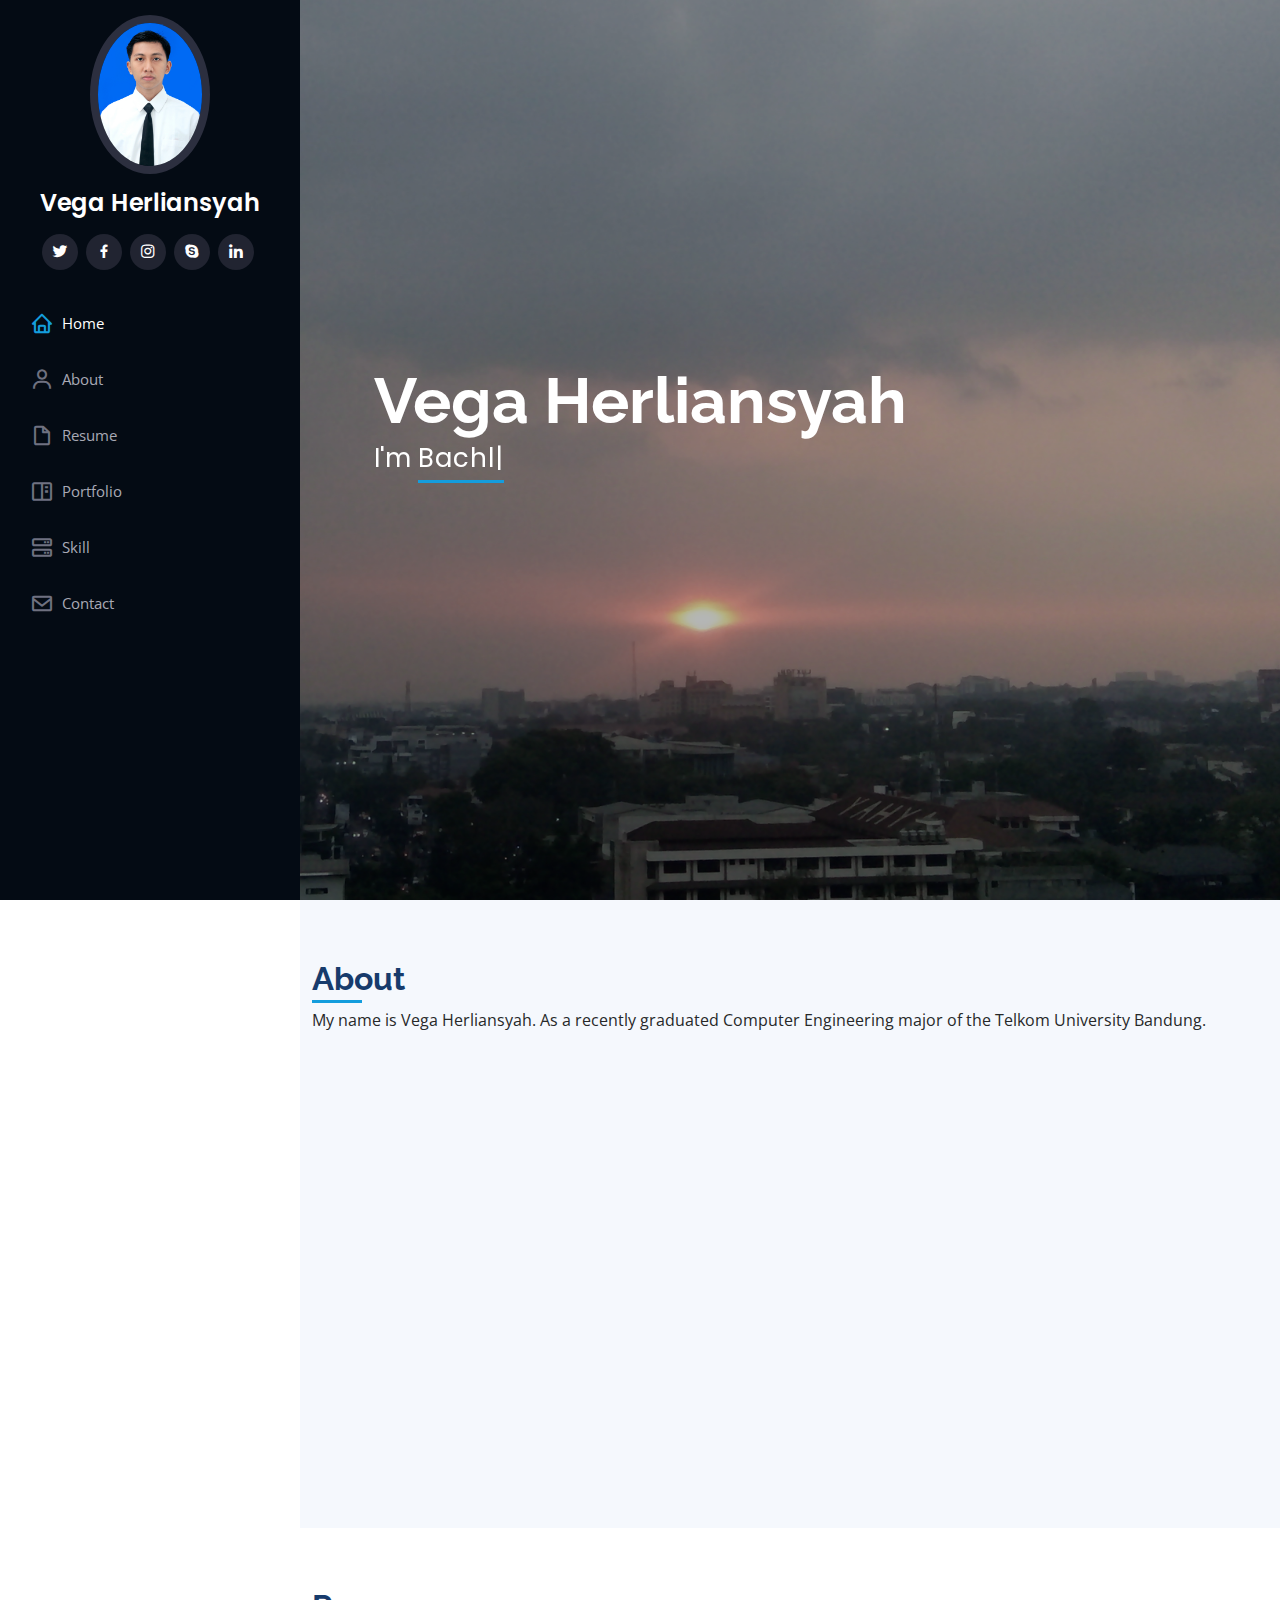
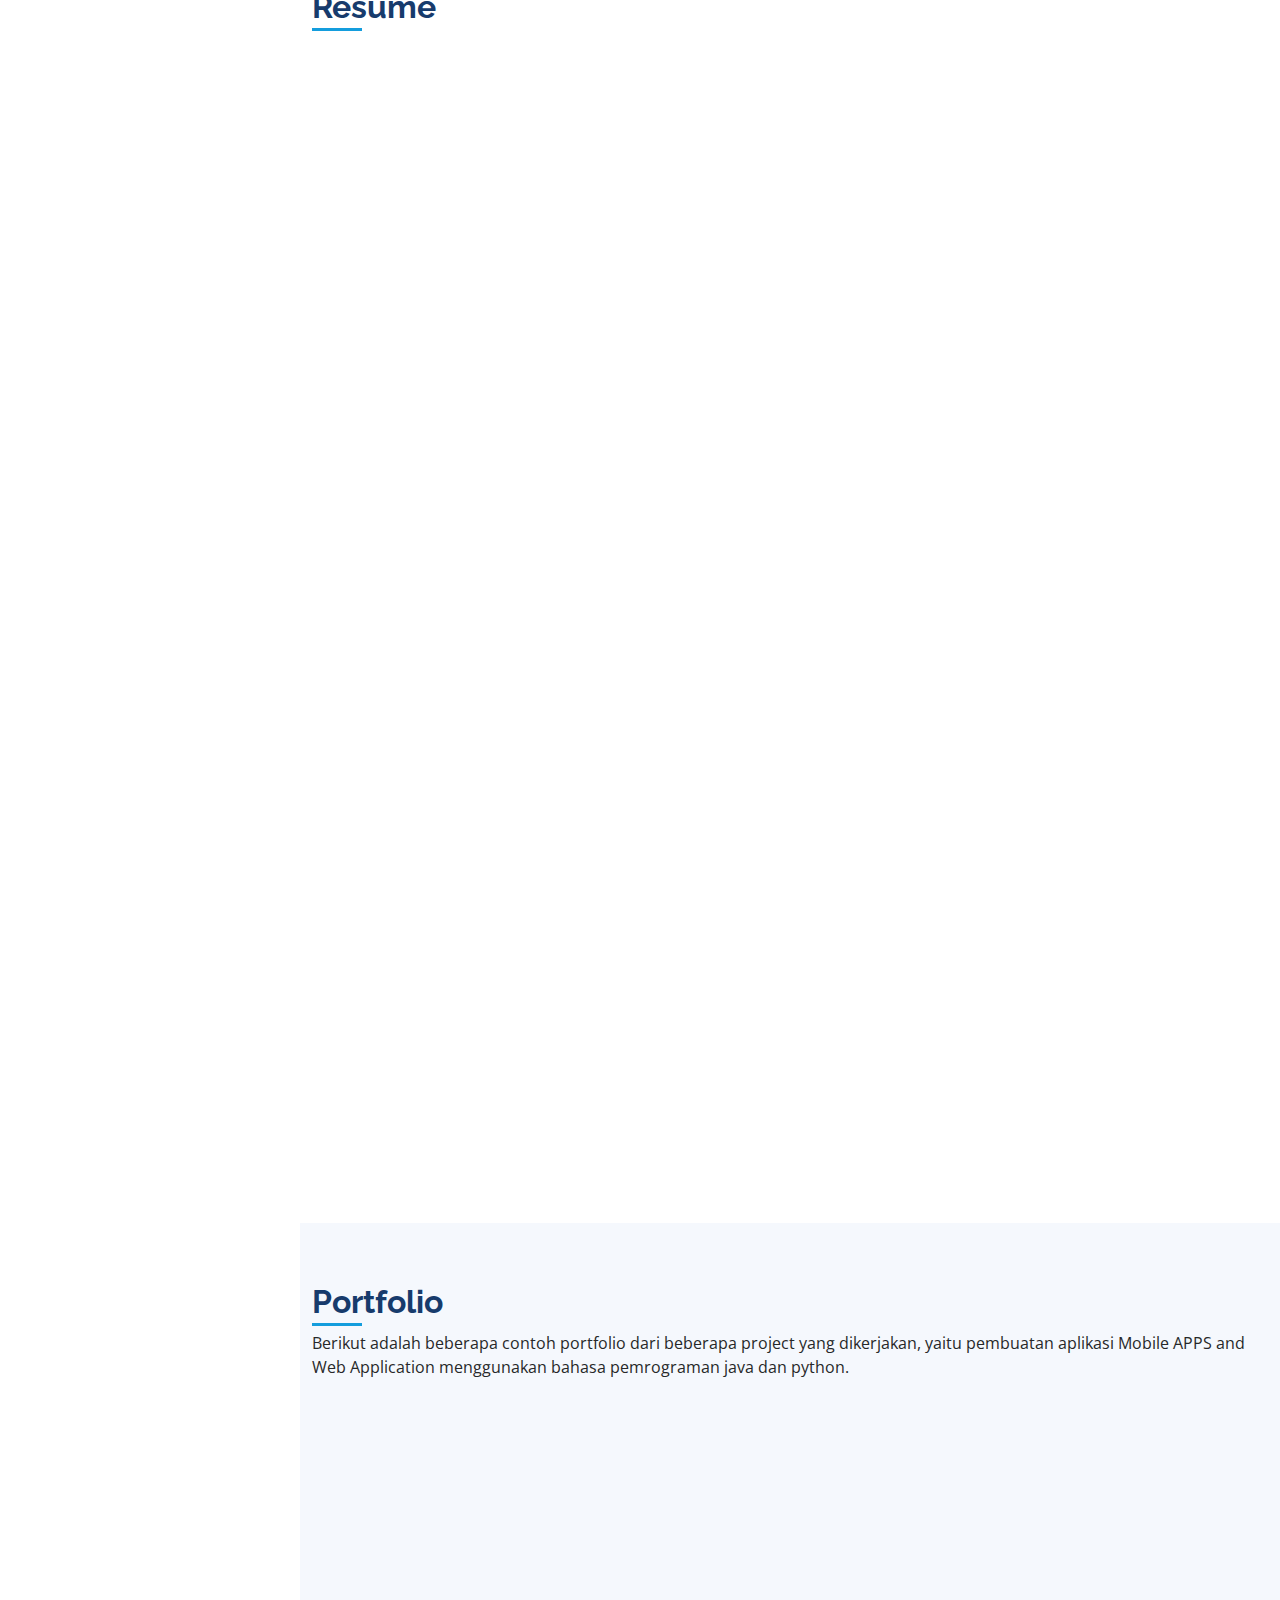
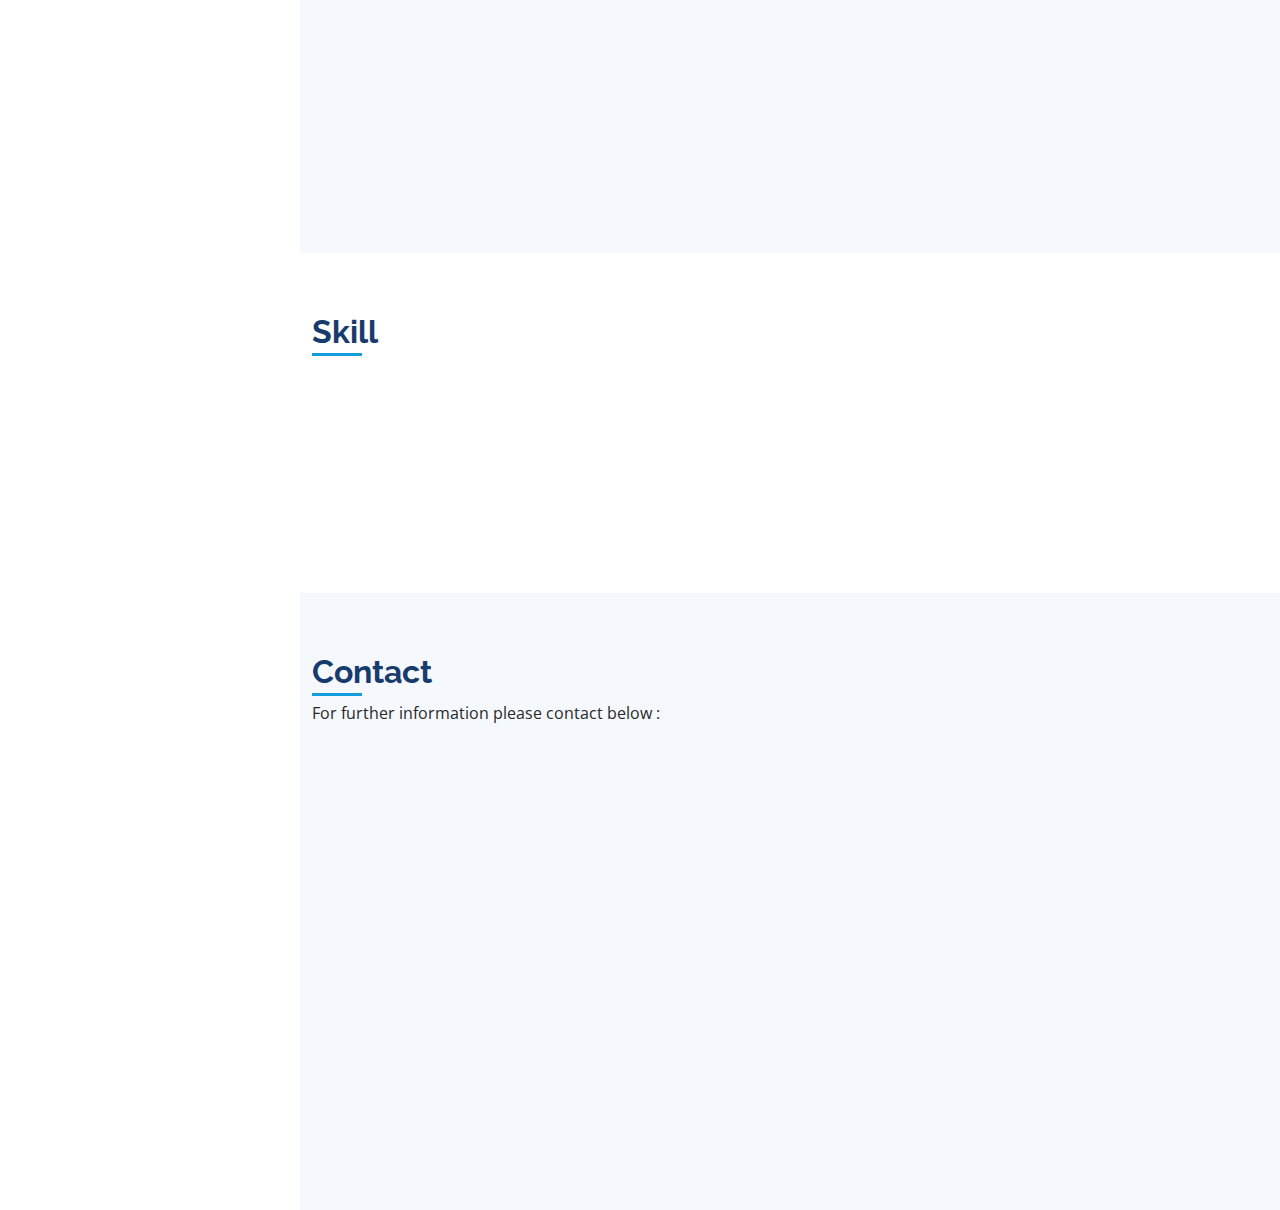
<file: index.html>
<!DOCTYPE html>
<html lang="en">

<head>
  <meta charset="utf-8">
  <meta content="width=device-width, initial-scale=1.0" name="viewport">

  <title>Vega Herliansyah - Portfolio</title>
  <meta content="" name="description">
  <meta content="" name="keywords">

  <!-- Favicons -->
  <link href="assets/img/contract.png" rel="icon">
  <link href="assets/img/apple-touch-icon.png" rel="apple-touch-icon">

  <!-- Google Fonts -->
  <link href="https://fonts.googleapis.com/css?family=Open+Sans:300,300i,400,400i,600,600i,700,700i|Raleway:300,300i,400,400i,500,500i,600,600i,700,700i|Poppins:300,300i,400,400i,500,500i,600,600i,700,700i" rel="stylesheet">

  <!-- Vendor CSS Files -->
  <link href="assets/vendor/aos/aos.css" rel="stylesheet">
  <link href="assets/vendor/bootstrap/css/bootstrap.min.css" rel="stylesheet">
  <link href="assets/vendor/bootstrap-icons/bootstrap-icons.css" rel="stylesheet">
  <link href="assets/vendor/boxicons/css/boxicons.min.css" rel="stylesheet">
  <link href="assets/vendor/glightbox/css/glightbox.min.css" rel="stylesheet">
  <link href="assets/vendor/swiper/swiper-bundle.min.css" rel="stylesheet">

  <!-- Template Main CSS File -->
  <link href="assets/css/style.css" rel="stylesheet">

</head>

<body>

  <!-- ======= Mobile nav toggle button ======= -->
  <i class="bi bi-list mobile-nav-toggle d-xl-none"></i>

  <!-- ======= Header ======= -->
  <header id="header">
    <div class="d-flex flex-column">

      <div class="profile">
        <img src="assets/img/profile.jpg" alt="" class="img-fluid rounded-circle">
        <h1 class="text-light"><a href="index.html">Vega Herliansyah  </a></h1>
        <div class="social-links mt-3 text-center">
          <a href="#" class="twitter"><i class="bx bxl-twitter"></i></a>
          <a href="#" class="facebook"><i class="bx bxl-facebook"></i></a>
          <a href="https://www.instagram.com/vegahrlian/" target="instagram.com/vegahrlian/"class="instagram"><i class="bx bxl-instagram"></i></a>
          <a href="#" class="google-plus"><i class="bx bxl-skype"></i></a>
          <a href="#" class="linkedin"><i class="bx bxl-linkedin"></i></a>
        </div>
      </div>

      <nav id="navbar" class="nav-menu navbar">
        <ul>
          <li><a href="#hero" class="nav-link scrollto active"><i class="bx bx-home"></i> <span>Home</span></a></li>
          <li><a href="#about" class="nav-link scrollto"><i class="bx bx-user"></i> <span>About</span></a></li>
          <li><a href="#resume" class="nav-link scrollto"><i class="bx bx-file-blank"></i> <span>Resume</span></a></li>
          <li><a href="#portfolio" class="nav-link scrollto"><i class="bx bx-book-content"></i> <span>Portfolio</span></a></li>
          <li><a href="#services" class="nav-link scrollto"><i class="bx bx-server"></i> <span>Skill</span></a></li>
          <li><a href="#contact" class="nav-link scrollto"><i class="bx bx-envelope"></i> <span>Contact</span></a></li>
        </ul>
      </nav>
      <!-- .nav-menu -->
    </div>
  </header>
  <!-- End Header -->

  <!-- ======= Hero Section ======= -->
  <section id="hero" class="d-flex flex-column justify-content-center align-items-center">
    <div class="hero-container" data-aos="fade-in">
      <h1>Vega Herliansyah</h1>
      <p>I'm <span class="typed" data-typed-items="Bachlor Degree in Computer Engineering eng ing eng"></span></p>
    </div>
  </section><!-- End Hero -->

  <main id="main">

    <!-- ======= About Section ======= -->
    <section id="about" class="about section-bg">
      <div class="container">

        <div class="section-title">
          <h2>About</h2>
          <p>My name is Vega Herliansyah. As a recently graduated Computer Engineering major of the Telkom University Bandung.<br/></p>
        </div>

        <div class="row">
          <div class="col-lg-4" data-aos="fade-right">
            <img src="assets/img/profile.jpg" class="img-fluid" alt="">
          </div>
          <div class="col-lg-8 pt-4 pt-lg-0 content" data-aos="fade-left">
            <h3><br/>My Personal Information</h3>
            <p class="fst-italic">
            </p>
            <div class="row">
              <div class="col-lg-6">
                <ul>
                  <li><i class="bi bi-chevron-right"></i> <strong>Name:</strong> <span>Vega Herliansyah</span></li>
                  <li><i class="bi bi-chevron-right"></i> <strong>Gender:</strong> <span>Male</span></li>
                  <li><i class="bi bi-chevron-right"></i> <strong>Date of Birth:</strong> <span>10 September 1998</span></li>
                  <li><i class="bi bi-chevron-right"></i> <strong>Nationality:</strong> <span>Indonesia</span>
                  	<li><i class="bi bi-chevron-right"></i> <strong>Email:</strong> <span>vegaherliansyah10@gmail.com</span></li></li>
                  	<li><i class="bi bi-chevron-right"></i> <strong>Phone:</strong> <span>+6285235711147</span></li>
                  	<li><i class="bi bi-chevron-right"></i> <strong>Religion:</strong> <span>Islamic</span></li>
                  	<li><i class="bi bi-chevron-right"></i> <strong>Status:</strong> <span>Single</span></li>
                </ul>
              </div>
              <div class="col-lg-6">
                <ul>                               
                  
                </ul>
              </div>
            </div>
            
          </div>
        </div>

      </div>
    </section><!-- End About Section -->

    <!-- ======= Facts Section ======= -->
    <!-- End Facts Section -->

    <!-- ======= Skills Section ======= -->
    <!-- End Skills Section -->

    <!-- ======= Resume Section ======= -->
    <section id="resume" class="resume">
      <div class="container">

        <div class="section-title">
          <h2>Resume</h2>
          
        </div>

        <div class="row">
          <div class="col-lg-6" data-aos="fade-up">
            <!-- <h3 class="resume-title">Education</h3> -->
            <!-- <div class="resume-item">
              <h4>Bachlor Degree in Computer Engineering</h4>
              <h5>2017 - 2021</h5>
              <p><em>Telkom University, College Student, Bandung, Indonesia</em></p>
              <p>Related Courses: Project Management, Microprocessors and Interfaces, Computer Organization, Basic SoftwareEngineering, Information Technology Strategic Planning, Control Systems Mechanics.</p>
            </div>
            <div class="resume-item">
              <h4>Senior High School majoring in Science</h4>
              <h5>2014 - 2017</h5>
              <p><em>SMAN 6, Student, Madiun</em></p>
            </div>
            <div class="resume-item">
              <h4>Junior High School</h4>
              <h5>2011 - 2014</h5>
              <p><em>SMPN 5, Student, Madiun</em></p>
            </div> -->

            <h3 class="resume-title">Education</h3>
            <div class="resume-item">
              <h4>Bachlor Degree in Computer Engineering</h4>
              <h5>2017 - 2021</h5>
              <p><em>Telkom University, College Student, Bandung, Indonesia</em></p>
              <p>Related Courses: Project Management, Microprocessors and Interfaces, Computer Organization, Basic SoftwareEngineering, Information Technology Strategic Planning, Control Systems Mechanics.</p>
            </div>
            <div class="resume-item">
              <h4>Senior High School majoring in Science</h4>
              <h5>2014 - 2017</h5>
              <p><em>SMAN 6, Student, Madiun</em></p>
            </div>
            <div class="resume-item">
              <h4>Junior High School</h4>
              <h5>2011 - 2014</h5>
              <p><em>SMPN 5, Student, Madiun</em></p>
            </div>

            <h3 class="resume-title">Competition</h3>
            <div class="resume-item">
              <h4>Finalist National Competition Event TIK</h4>
              <h5>23 October 2020</h5>
              <p><em>Pagelaran Mahasiswa Nasional Bidang Teknologi Informasi dan Komunikasi (Gemastik 13)</em></p>
              <ul>
                <li>Finalist participants in the smart city division ICT competition with the theme of integrated parking ecosystem with smart portal.</li>
              </ul>
            </div> 
               <div class="resume-item">
              <h4>Festival Band</h4>
              <h5>2014 - 2017</h5>
              <p><em>win 1st place & Keyboard Best Player</em></p>
              <ul>
                <li>It is a residency-level band competition which is participated by high school students.</li>
              </ul>
            </div>      
          </div>

            

          <div class="col-lg-6" data-aos="fade-up" data-aos-delay="100">
            <h3 class="resume-title">Experience</h3>
            <div class="resume-item">
              <h4>Consultant Infrastructure</h4>
              <h5>2021 - Present</h5>
              <p><em>Inovasi Informatika Indonesia (i3), Jakarta, Indonesia </em></p>
              <ul>
                <li>Linux Administration</li>
                <li>RH Satellite instalation and configuration </li>
                <li>Setting up and scenarios for Ansible Tower</li>
              </ul>
            </div>
            <div class="resume-item">
              <h4>IT Support</h4>
              <h5>June 2019 - July 2019</h5>
              <p><em>PT Pos Indonesia, KC Magetan, Indonesia</em></p>
              <ul>
                <li>Processing marketing balance data</li>
                <li>Opening and closing the backsheet</li>
                <li>Carry out the process of making the goods manifest handover</li>
              </ul>
            </div>
            <div class="resume-item">
              <h4>Laboratory Assistant</h4>
              <h5>2019-2020</h5>
              <p><em>EvConn Laboratory, Bandung, Indonesia</em></p>
              <ul>
                <li>Guiding practicum and study groups for Computer Engineering students for 2 semesters and making 2 modules for practicum courses on computer and data networks, and the cloud.</li>
                <li>Record all the processes of managing goods ranging from the transfer, storage, procurement and maintenance of network devices so that practicum activities can run smoothly.</li>
              </ul>
              <h3 class="resume-title">Trainings</h3>
              <ul>
                <li>RHCSA</li>
                <li>RHCE</li>
                <li>Apsara Clouder</li>
                <li>Cloud Practitioner Essentials</li>
              </ul>
            </div>
          </div>
          
        </div>

      </div>
    </section>
    <!-- End Resume Section -->

    <!-- ======= Portfolio Section ======= -->
    <!-- <section id="portfolio" class="resume"> -->
    <section id="portfolio" class="portfolio section-bg">
      <div class="container">

        <div class="section-title">
          <h2>Portfolio</h2>
          <p>Berikut adalah beberapa contoh portfolio dari beberapa project yang dikerjakan, yaitu pembuatan aplikasi Mobile APPS and Web Application menggunakan bahasa pemrograman java dan python.</p>
        </div>

        <div class="row" data-aos="fade-up">
          <div class="col-lg-12 d-flex justify-content-center">
            <ul id="portfolio-flters">
              <li data-filter="*" class="filter-active">All</li>
              <li data-filter=".filter-app">App</li>
              
              <li data-filter=".filter-web">Web</li>
            </ul>
          </div>
        </div>

        <div class="row portfolio-container" data-aos="fade-up" data-aos-delay="100">

          <div class="col-lg-4 col-md-6 portfolio-item filter-app">
            <div class="portfolio-wrap">
              <img src="assets/img/portfolio/portfolio-1.jpg" class="img-fluid" alt="">
              <div class="portfolio-links">
                <a href="assets/img/portfolio/portfolio-1.jpg" data-gallery="portfolioGallery" class="portfolio-lightbox" title="Pespa Apps"><i class="bx bx-plus"></i></a>
                <a href="portfolio-details.html" title="More Details"><i class="bx bx-link"></i></a>
              </div>
            </div>
          </div>

          

          <div class="col-lg-4 col-md-6 portfolio-item filter-app">
            <div class="portfolio-wrap">
              <img src="assets/img/portfolio/portfolio-3.jpg" class="img-fluid" alt="">
              <div class="portfolio-links">
                <a href="assets/img/portfolio/portfolio-3.jpg" data-gallery="portfolioGallery" class="portfolio-lightbox" title="Notes Apps"><i class="bx bx-plus"></i></a>
                <a href="portfolio-detail2.html" title="More Details"><i class="bx bx-link"></i></a>
              </div>
            </div>
          </div>


          <div class="col-lg-4 col-md-6 portfolio-item filter-web">
            <div class="portfolio-wrap">
              <img src="assets/img/portfolio/portfolio-2.jpg" class="img-fluid" alt="">
              <div class="portfolio-links">
                <a href="assets/img/portfolio/portfolio-2.jpg" data-gallery="portfolioGallery" class="portfolio-lightbox" title="Pespa Website"><i class="bx bx-plus"></i></a>
                <a href="portfolio-detail3.html" title="More Details"><i class="bx bx-link"></i></a>
              </div>
            </div>
          </div>
          </div>

        </div>

      </div>
    </section><!-- End Portfolio Section -->

    <!-- ======= Services Section ======= -->
    <section id="services" class="services">
      <div class="container">

        <div class="section-title">
          <h2>Skill</h2>
          <p></p>
        </div>

        <div class="row">
          <div class="col-lg-4 col-md-6 icon-box" data-aos="fade-up">
            <div class="icon"><i class="bi bi-briefcase"></i></div>
            <h4 class="title"><a href="">Technical proficiency</a></h4>
            <p class="description">VM, Microsoft Office, Python, C++, Centos, Unix Commands</p>
          </div>
          <div class="col-lg-4 col-md-6 icon-box" data-aos="fade-up" data-aos-delay="100">
            <div class="icon"><i class="bi bi-card-checklist"></i></div>
            <h4 class="title"><a href="">Non-technical proficiency</a></h4>
            <p class="description">Project Management, UI/UX Research & Design, Interpersonal Skill</p>
          </div>
          <div class="col-lg-4 col-md-6 icon-box" data-aos="fade-up" data-aos-delay="200">
            <div class="icon"><i class="bi bi-wrench"></i></div>
            <h4 class="title"><a href="">Tools</a></h4>
            <p class="description">Ms.Word, Ms. Excel, Ms. Power Point, Wireshark, Cisco packet tracer, Oracle VM, RHEL 7</p>
          </div>
          
        </div>

      </div>
    </section><!-- End Services Section -->

   

    <!-- ======= Contact Section ======= -->
    <section id="contact" class="contact section-bg">
      <div class="container">

        <div class="section-title">
          <h2>Contact</h2>
          <p>For further information please contact below :</p>
        </div>

        <div class="row" data-aos="fade-in">

          <div class="col-lg-5 d-flex align-items-stretch">
            <div class="info">
              <div class="address">
                <i class="bi bi-geo-alt"></i>
                <h4>Location:</h4>
                <p>Madiun, East Java, Indonesia</p>
              </div>

              <div class="email">
                <i class="bi bi-envelope"></i>
                <h4>Email:</h4>
                <p>vegaherliansyah10@gmail.com</p>
              </div>

              <div class="phone">
                <i class="bi bi-phone"></i>
                <h4>Call:</h4>
                <p>+6285235711147</p>
              </div>

              
            </div>

          </div>

          <div class="col-lg-7 mt-5 mt-lg-0 d-flex align-items-stretch">
            <form action="forms/contact.php" method="post" role="form" class="php-email-form">
              <div class="row">
              	<iframe src="https://www.google.com/maps/embed?pb=!1m18!1m12!1m3!1d3954.481256868094!2d111.54049811437486!3d-7.63127947758388!2m3!1f0!2f0!3f0!3m2!1i1024!2i768!4f13.1!3m3!1m2!1s0x2e79beeb756a450b%3A0x8a0d28ebaf78bde7!2sJl.%20Sunan%20Malik%20Ibrahim%2C%20Kanigoro%2C%20Kec.%20Kartoharjo%2C%20Kota%20Madiun%2C%20Jawa%20Timur%2063118!5e0!3m2!1sid!2sid!4v1635089891358!5m2!1sid!2sid" frameborder="0" style="border:0; width: 100%; height: 290px;" allowfullscreen></iframe>
               
            </form>
          </div>

        </div>

      </div>
    </section><!-- End Contact Section -->

  </main><!-- End #main -->

  <!-- ======= Footer ======= -->
  <footer id="footer">
    <div class="container">
      
      <div class="credits">
        
<!--         My Resume | <a href="#">Vega Herliansyah</a> -->
      </div>
    </div>
  </footer><!-- End  Footer -->

  <a href="#" class="back-to-top d-flex align-items-center justify-content-center"><i class="bi bi-arrow-up-short"></i></a>

  <!-- Vendor JS Files -->
  <script src="assets/vendor/aos/aos.js"></script>
  <script src="assets/vendor/bootstrap/js/bootstrap.bundle.min.js"></script>
  <script src="assets/vendor/glightbox/js/glightbox.min.js"></script>
  <script src="assets/vendor/isotope-layout/isotope.pkgd.min.js"></script>
  <script src="assets/vendor/php-email-form/validate.js"></script>
  <script src="assets/vendor/purecounter/purecounter.js"></script>
  <script src="assets/vendor/swiper/swiper-bundle.min.js"></script>
  <script src="assets/vendor/typed.js/typed.min.js"></script>
  <script src="assets/vendor/waypoints/noframework.waypoints.js"></script>

  <!-- Template Main JS File -->
  <script src="assets/js/main.js"></script>
</body>
</html>
</file>
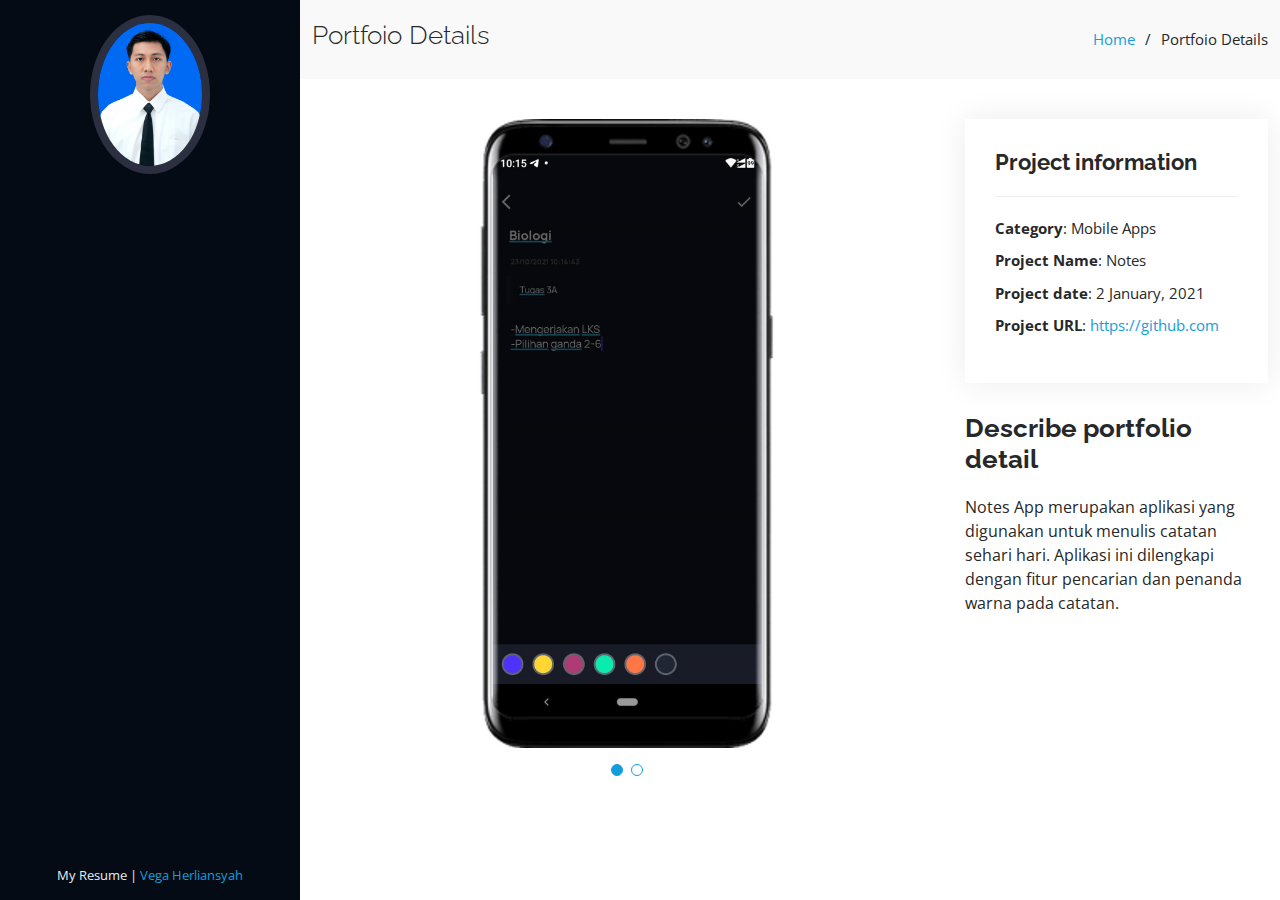
<file: portfolio-detail2.html>
<!DOCTYPE html>
<html lang="en">

<head>
  <meta charset="utf-8">
  <meta content="width=device-width, initial-scale=1.0" name="viewport">

  <title>Vega Herliansyah</title>
  <meta content="" name="description">
  <meta content="" name="keywords">

  <!-- Favicons -->
  <link href="assets/img/contract.png" rel="icon">
  <link href="assets/img/apple-touch-icon.png" rel="apple-touch-icon">

  <!-- Google Fonts -->
  <link href="https://fonts.googleapis.com/css?family=Open+Sans:300,300i,400,400i,600,600i,700,700i|Raleway:300,300i,400,400i,500,500i,600,600i,700,700i|Poppins:300,300i,400,400i,500,500i,600,600i,700,700i" rel="stylesheet">

  <!-- Vendor CSS Files -->
  <link href="assets/vendor/aos/aos.css" rel="stylesheet">
  <link href="assets/vendor/bootstrap/css/bootstrap.min.css" rel="stylesheet">
  <link href="assets/vendor/bootstrap-icons/bootstrap-icons.css" rel="stylesheet">
  <link href="assets/vendor/boxicons/css/boxicons.min.css" rel="stylesheet">
  <link href="assets/vendor/glightbox/css/glightbox.min.css" rel="stylesheet">
  <link href="assets/vendor/swiper/swiper-bundle.min.css" rel="stylesheet">

  <!-- Template Main CSS File -->
  <link href="assets/css/style.css" rel="stylesheet">

</head>

<body>

  <!-- ======= Mobile nav toggle button ======= -->
  <i class="bi bi-list mobile-nav-toggle d-xl-none"></i>

  <!-- ======= Header ======= -->
  <header id="header">
    <div class="d-flex flex-column">

      <div class="profile">
        <img src="assets/img/profile.jpg" alt="" class="img-fluid rounded-circle">
        <!-- <h1 class="text-light"><a href="index.html">Vega Herliansyah</a></h1> -->
        <!-- <div class="social-links mt-3 text-center">
          <a href="#" class="twitter"><i class="bx bxl-twitter"></i></a>
          <a href="#" class="facebook"><i class="bx bxl-facebook"></i></a>
          <a href="#" class="instagram"><i class="bx bxl-instagram"></i></a>
          <a href="#" class="google-plus"><i class="bx bxl-skype"></i></a>
          <a href="#" class="linkedin"><i class="bx bxl-linkedin"></i></a>
        </div> -->
      </div>

      <nav id="navbar" class="nav-menu navbar">
        <ul>
          <!-- <li><a href="", class="nav-link scrollto active"><i class="bx bx-home"></i> <span>Home</span></a></li> -->
          <!-- <li><a href="#about" class="nav-link scrollto"><i class="bx bx-user"></i> <span>About</span></a></li>
          <li><a href="#resume" class="nav-link scrollto"><i class="bx bx-file-blank"></i> <span>Resume</span></a></li>
          <li><a href="#portfolio" class="nav-link scrollto"><i class="bx bx-book-content"></i> <span>Portfolio</span></a></li>
          <li><a href="#services" class="nav-link scrollto"><i class="bx bx-server"></i> <span>Skill</span></a></li>
          <li><a href="#contact" class="nav-link scrollto"><i class="bx bx-envelope"></i> <span>Contact</span></a></li> -->
        </ul>
      </nav><!-- .nav-menu -->
    </div>
  </header><!-- End Header -->

  <main id="main">

    <!-- ======= Breadcrumbs ======= -->
    <section id="breadcrumbs" class="breadcrumbs">
      <div class="container">

        <div class="d-flex justify-content-between align-items-center">
          <h2>Portfoio Details</h2>
          <ol>
            <li><a href="index.html">Home</a></li>
            <li>Portfoio Details</li>
          </ol>
        </div>

      </div>
    </section><!-- End Breadcrumbs -->

    <!-- ======= Portfolio Details Section ======= -->
    <section id="portfolio-details" class="portfolio-details">
      <div class="container">

        <div class="row gy-4">

          <div class="col-lg-8">
            <div class="portfolio-details-slider swiper">
              <div class="swiper-wrapper align-items-center">

                <div class="swiper-slide">
                  <img src="assets/img/portfolio/details1.jpg" alt="">
                </div>

                <div class="swiper-slide">
                  <img src="assets/img/portfolio/details2.jpg" alt="">
                </div>

              </div>
              <div class="swiper-pagination"></div>
            </div>
          </div>

          <div class="col-lg-4">
            <div class="portfolio-info">
              <h3>Project information</h3>
              <ul>
                <li><strong>Category</strong>: Mobile Apps</li>
                <li><strong>Project Name</strong>: Notes </li>
                <li><strong>Project date</strong>: 2 January, 2021</li>
                <li><strong>Project URL</strong>: <a href="https://www.github.com" target="https://github.com">https://github.com</a></li>
              </ul>
            </div>
            <div class="portfolio-description">
              <h2>Describe portfolio detail</h2>
              <p>
               Notes App merupakan aplikasi yang digunakan untuk menulis catatan sehari hari. Aplikasi ini dilengkapi dengan fitur pencarian dan penanda warna pada catatan.  
              </p>
            </div>
          </div>

        </div>

      </div>
    </section><!-- End Portfolio Details Section -->

  </main><!-- End #main -->

  <!-- ======= Footer ======= -->
  <footer id="footer">
    <div class="container">
     
      <div class="credits">
        
         My Resume | <a href="#">Vega Herliansyah</a>
      </div>
    </div>
  </footer><!-- End  Footer -->

  <a href="#" class="back-to-top d-flex align-items-center justify-content-center"><i class="bi bi-arrow-up-short"></i></a>

  <!-- Vendor JS Files -->
  <script src="assets/vendor/aos/aos.js"></script>
  <script src="assets/vendor/bootstrap/js/bootstrap.bundle.min.js"></script>
  <script src="assets/vendor/glightbox/js/glightbox.min.js"></script>
  <script src="assets/vendor/isotope-layout/isotope.pkgd.min.js"></script>
  <script src="assets/vendor/php-email-form/validate.js"></script>
  <script src="assets/vendor/purecounter/purecounter.js"></script>
  <script src="assets/vendor/swiper/swiper-bundle.min.js"></script>
  <script src="assets/vendor/typed.js/typed.min.js"></script>
  <script src="assets/vendor/waypoints/noframework.waypoints.js"></script>

  <!-- Template Main JS File -->
  <script src="assets/js/main.js"></script>

</body>

</html>
</file>
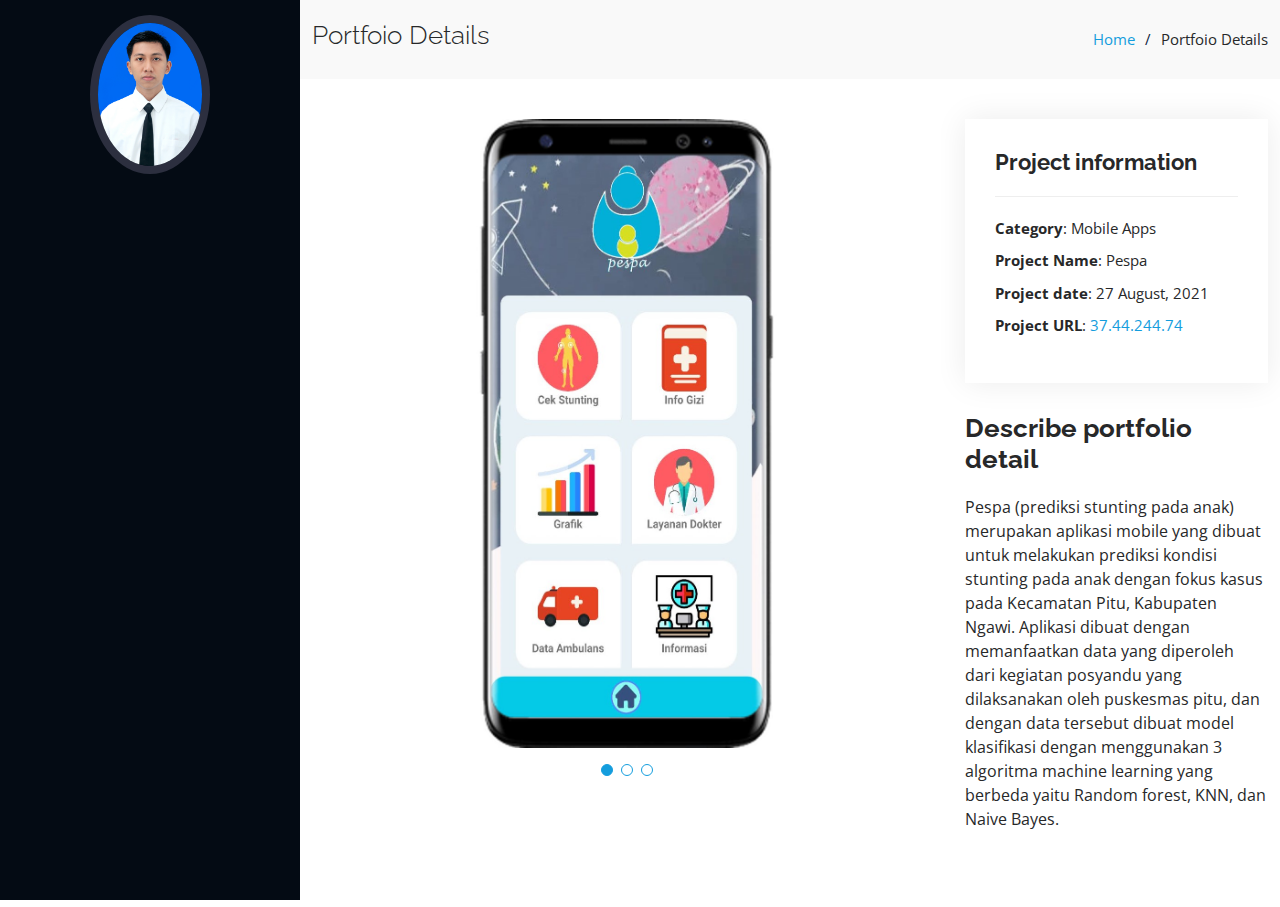
<file: portfolio-details.html>
<!DOCTYPE html>
<html lang="en">

<head>
  <meta charset="utf-8">
  <meta content="width=device-width, initial-scale=1.0" name="viewport">

  <title>Vega Herliansyah</title>
  <meta content="" name="description">
  <meta content="" name="keywords">

  <!-- Favicons -->
  <link href="assets/img/contract.png" rel="icon">
  <link href="assets/img/apple-touch-icon.png" rel="apple-touch-icon">

  <!-- Google Fonts -->
  <link href="https://fonts.googleapis.com/css?family=Open+Sans:300,300i,400,400i,600,600i,700,700i|Raleway:300,300i,400,400i,500,500i,600,600i,700,700i|Poppins:300,300i,400,400i,500,500i,600,600i,700,700i" rel="stylesheet">

  <!-- Vendor CSS Files -->
  <link href="assets/vendor/aos/aos.css" rel="stylesheet">
  <link href="assets/vendor/bootstrap/css/bootstrap.min.css" rel="stylesheet">
  <link href="assets/vendor/bootstrap-icons/bootstrap-icons.css" rel="stylesheet">
  <link href="assets/vendor/boxicons/css/boxicons.min.css" rel="stylesheet">
  <link href="assets/vendor/glightbox/css/glightbox.min.css" rel="stylesheet">
  <link href="assets/vendor/swiper/swiper-bundle.min.css" rel="stylesheet">

  <!-- Template Main CSS File -->
  <link href="assets/css/style.css" rel="stylesheet">

</head>

<body>

  <!-- ======= Mobile nav toggle button ======= -->
  <i class="bi bi-list mobile-nav-toggle d-xl-none"></i>

  <!-- ======= Header ======= -->
  <header id="header">
    <div class="d-flex flex-column">

      <div class="profile">
        <img src="assets/img/profile.jpg" alt="" class="img-fluid rounded-circle">
        <!-- <h1 class="text-light"><a href="index.html">Vega Herliansyah</a></h1> -->
        <!-- <div class="social-links mt-3 text-center">
          <a href="#" class="twitter"><i class="bx bxl-twitter"></i></a>
          <a href="#" class="facebook"><i class="bx bxl-facebook"></i></a>
          <a href="#" class="instagram"><i class="bx bxl-instagram"></i></a>
          <a href="#" class="google-plus"><i class="bx bxl-skype"></i></a>
          <a href="#" class="linkedin"><i class="bx bxl-linkedin"></i></a>
        </div> -->
      </div>

      <!-- <nav id="navbar" class="nav-menu navbar">
        <ul>
          <li><a href="#hero" class="nav-link scrollto active"><i class="bx bx-home"></i> <span>Home</span></a></li>
          <li><a href="#about" class="nav-link scrollto"><i class="bx bx-user"></i> <span>About</span></a></li>
          <li><a href="#resume" class="nav-link scrollto"><i class="bx bx-file-blank"></i> <span>Resume</span></a></li>
          <li><a href="#portfolio" class="nav-link scrollto"><i class="bx bx-book-content"></i> <span>Portfolio</span></a></li>
          <li><a href="#services" class="nav-link scrollto"><i class="bx bx-server"></i> <span>Skill</span></a></li>
          <li><a href="#contact" class="nav-link scrollto"><i class="bx bx-envelope"></i> <span>Contact</span></a></li>
        </ul> -->
      </nav><!-- .nav-menu -->
    </div>
  </header><!-- End Header -->

  <main id="main">

    <!-- ======= Breadcrumbs ======= -->
    <section id="breadcrumbs" class="breadcrumbs">
      <div class="container">

        <div class="d-flex justify-content-between align-items-center">
          <h2>Portfoio Details</h2>
          <ol>
            <li><a href="index.html">Home</a></li>
            <li>Portfoio Details</li>
          </ol>
        </div>

      </div>
    </section><!-- End Breadcrumbs -->

    <!-- ======= Portfolio Details Section ======= -->
    <section id="portfolio-details" class="portfolio-details">
      <div class="container">

        <div class="row gy-4">

          <div class="col-lg-8">
            <div class="portfolio-details-slider swiper">
              <div class="swiper-wrapper align-items-center">

                <div class="swiper-slide">
                  <img src="assets/img/portfolio/portfolio-details-1.jpg" alt="">
                </div>

                <div class="swiper-slide">
                  <img src="assets/img/portfolio/portfolio-details-2.jpg" alt="">
                </div>

                <div class="swiper-slide">
                  <img src="assets/img/portfolio/portfolio-details-3.jpg" alt="">
                </div>

              </div>
              <div class="swiper-pagination"></div>
            </div>
          </div>

          <div class="col-lg-4">
            <div class="portfolio-info">
              <h3>Project information</h3>
              <ul>
                <li><strong>Category</strong>: Mobile Apps</li>
                <li><strong>Project Name</strong>: Pespa </li>
                <li><strong>Project date</strong>: 27 August, 2021</li>
                <li><strong>Project URL</strong>: <a href="uzumaki" target="37.44.244.74">37.44.244.74</a></li>
              </ul>
            </div>
            <div class="portfolio-description">
              <h2>Describe portfolio detail</h2>
              <p>
               Pespa (prediksi stunting pada anak) merupakan aplikasi mobile yang dibuat untuk melakukan prediksi kondisi stunting pada anak dengan fokus kasus pada Kecamatan Pitu, Kabupaten Ngawi. Aplikasi dibuat dengan memanfaatkan data yang diperoleh dari kegiatan posyandu yang dilaksanakan oleh puskesmas pitu, dan dengan data tersebut dibuat model klasifikasi dengan menggunakan 3 algoritma machine learning yang berbeda yaitu Random forest, KNN, dan Naive Bayes.
              </p>
            </div>
          </div>

        </div>

      </div>
    </section><!-- End Portfolio Details Section -->

  </main><!-- End #main -->

  <!-- ======= Footer ======= -->
  <footer id="footer">
    <div class="container">
      
      <div class="credits">
        
<!--          My Resume | <a href="#">Vega Herliansyah</a> -->
      </div>
    </div>
  </footer><!-- End  Footer -->

  <a href="#" class="back-to-top d-flex align-items-center justify-content-center"><i class="bi bi-arrow-up-short"></i></a>

  <!-- Vendor JS Files -->
  <script src="assets/vendor/aos/aos.js"></script>
  <script src="assets/vendor/bootstrap/js/bootstrap.bundle.min.js"></script>
  <script src="assets/vendor/glightbox/js/glightbox.min.js"></script>
  <script src="assets/vendor/isotope-layout/isotope.pkgd.min.js"></script>
  <script src="assets/vendor/php-email-form/validate.js"></script>
  <script src="assets/vendor/purecounter/purecounter.js"></script>
  <script src="assets/vendor/swiper/swiper-bundle.min.js"></script>
  <script src="assets/vendor/typed.js/typed.min.js"></script>
  <script src="assets/vendor/waypoints/noframework.waypoints.js"></script>

  <!-- Template Main JS File -->
  <script src="assets/js/main.js"></script>

</body>

</html>
</file>
<file: assets/css/style.css>
/**
* Template Name: iPortfolio - v3.6.0
* Template URL: https://bootstrapmade.com/iportfolio-bootstrap-portfolio-websites-template/
* Author: BootstrapMade.com
* License: https://bootstrapmade.com/license/
*/

/*--------------------------------------------------------------
# General
--------------------------------------------------------------*/
body {
  font-family: "Open Sans", sans-serif;
  color: #272829;
}

a {
  color: #149ddd;
  text-decoration: none;
}

a:hover {
  color: #37b3ed;
  text-decoration: none;
}

h1, h2, h3, h4, h5, h6 {
  font-family: "Raleway", sans-serif;
}

/*--------------------------------------------------------------
# Back to top button
--------------------------------------------------------------*/
.back-to-top {
  position: fixed;
  visibility: hidden;
  opacity: 0;
  right: 15px;
  bottom: 15px;
  z-index: 996;
  background: #149ddd;
  width: 40px;
  height: 40px;
  border-radius: 50px;
  transition: all 0.4s;
}
.back-to-top i {
  font-size: 28px;
  color: #fff;
  line-height: 0;
}
.back-to-top:hover {
  background: #2eafec;
  color: #fff;
}
.back-to-top.active {
  visibility: visible;
  opacity: 1;
}

/*--------------------------------------------------------------
# Header
--------------------------------------------------------------*/
#header {
  position: fixed;
  top: 0;
  left: 0;
  bottom: 0;
  width: 300px;
  transition: all ease-in-out 0.5s;
  z-index: 9997;
  transition: all 0.5s;
  padding: 0 15px;
  background: #040b14;
  overflow-y: auto;
}
#header .profile img {
  margin: 15px auto;
  display: block;
  width: 120px;
  border: 8px solid #2c2f3f;
}
#header .profile h1 {
  font-size: 24px;
  margin: 0;
  padding: 0;
  font-weight: 600;
  -moz-text-align-last: center;
  text-align-last: center;
  font-family: "Poppins", sans-serif;
}
#header .profile h1 a, #header .profile h1 a:hover {
  color: #fff;
  text-decoration: none;
}
#header .profile .social-links a {
  font-size: 18px;
  display: inline-block;
  background: #212431;
  color: #fff;
  line-height: 1;
  padding: 8px 0;
  margin-right: 4px;
  border-radius: 50%;
  text-align: center;
  width: 36px;
  height: 36px;
  transition: 0.3s;
}
#header .profile .social-links a:hover {
  background: #149ddd;
  color: #fff;
  text-decoration: none;
}

#main {
  margin-left: 300px;
}

@media (max-width: 1199px) {
  #header {
    left: -300px;
  }

  #main {
    margin-left: 0;
  }
}
/*--------------------------------------------------------------
# Navigation Menu
--------------------------------------------------------------*/
/* Desktop Navigation */
.nav-menu {
  padding: 30px 0 0 0;
}
.nav-menu * {
  margin: 0;
  padding: 0;
  list-style: none;
}
.nav-menu > ul > li {
  position: relative;
  white-space: nowrap;
}
.nav-menu a, .nav-menu a:focus {
  display: flex;
  align-items: center;
  color: #a8a9b4;
  padding: 12px 15px;
  margin-bottom: 8px;
  transition: 0.3s;
  font-size: 15px;
}
.nav-menu a i, .nav-menu a:focus i {
  font-size: 24px;
  padding-right: 8px;
  color: #6f7180;
}
.nav-menu a:hover, .nav-menu .active, .nav-menu .active:focus, .nav-menu li:hover > a {
  text-decoration: none;
  color: #fff;
}
.nav-menu a:hover i, .nav-menu .active i, .nav-menu .active:focus i, .nav-menu li:hover > a i {
  color: #149ddd;
}

/* Mobile Navigation */
.mobile-nav-toggle {
  position: fixed;
  right: 15px;
  top: 15px;
  z-index: 9998;
  border: 0;
  font-size: 24px;
  transition: all 0.4s;
  outline: none !important;
  background-color: #149ddd;
  color: #fff;
  width: 40px;
  height: 40px;
  display: inline-flex;
  align-items: center;
  justify-content: center;
  line-height: 0;
  border-radius: 50px;
  cursor: pointer;
}

.mobile-nav-active {
  overflow: hidden;
}
.mobile-nav-active #header {
  left: 0;
}

/*--------------------------------------------------------------
# Hero Section
--------------------------------------------------------------*/
#hero {
  width: 100%;
  height: 100vh;
  background: url("../img/bg.jpg") top center;
  background-size: cover;
}
#hero:before {
  content: "";
  background: rgba(5, 13, 24, 0.3);
  position: absolute;
  bottom: 0;
  top: 0;
  left: 0;
  right: 0;
  z-index: 1;
}
#hero .hero-container {
  position: relative;
  z-index: 2;
  min-width: 100px;
}
#hero h1 {
  margin: 0 0 10px 0;
  font-size: 64px;
  font-weight: 700;
  line-height: 56px;
  color: #fff;
}
#hero p {
  color: #fff;
  margin-bottom: 50px;
  font-size: 26px;
  font-family: "Poppins", sans-serif;
}
#hero p span {
  color: #fff;
  padding-bottom: 4px;
  letter-spacing: 1px;
  border-bottom: 3px solid #149ddd;
}
@media (min-width: 1024px) {
  #hero {
    background-attachment: fixed;
  }
}
@media (max-width: 768px) {
  #hero h1 {
    font-size: 28px;
    line-height: 36px;
  }
  #hero h2 {
    font-size: 18px;
    line-height: 24px;
    margin-bottom: 30px;
  }
}

/*--------------------------------------------------------------
# Sections General
--------------------------------------------------------------*/
section {
  padding: 60px 0;
  overflow: hidden;
}

.section-bg {
  background: #f5f8fd;
}

.section-title {
  padding-bottom: 5px;
}
.section-title h2 {
  font-size: 32px;
  font-weight: bold;
  margin-bottom: 5px;
  padding-bottom: 5px;
  position: relative;
  color: #173b6c;
}
.section-title h2::after {
  content: "";
  position: absolute;
  display: block;
  width: 50px;
  height: 3px;
  background: #149ddd;
  bottom: 0;
  left: 0;
}
.section-title p {
  margin-bottom: 0;
}

/*--------------------------------------------------------------
# About
--------------------------------------------------------------*/
.about .content h3 {
  font-weight: 700;
  font-size: 26px;
  color: #173b6c;
}
.about .content ul {
  list-style: none;
  padding: 0;
}
.about .content ul li {
  margin-bottom: 20px;
  display: flex;
  align-items: center;
}
.about .content ul strong {
  margin-right: 10px;
}
.about .content ul i {
  font-size: 16px;
  margin-right: 5px;
  color: #149ddd;
  line-height: 0;
}
.about .content p:last-child {
  margin-bottom: 0;
}

/*--------------------------------------------------------------
# Facts
--------------------------------------------------------------*/
.facts {
  padding-bottom: 30px;
}
.facts .count-box {
  padding: 30px;
  width: 100%;
}
.facts .count-box i {
  display: block;
  font-size: 44px;
  color: #149ddd;
  float: left;
  line-height: 0;
}
.facts .count-box span {
  font-size: 48px;
  line-height: 40px;
  display: block;
  font-weight: 700;
  color: #050d18;
  margin-left: 60px;
}
.facts .count-box p {
  padding: 15px 0 0 0;
  margin: 0 0 0 60px;
  font-family: "Raleway", sans-serif;
  font-size: 14px;
  color: #122f57;
}
.facts .count-box a {
  font-weight: 600;
  display: block;
  margin-top: 20px;
  color: #122f57;
  font-size: 15px;
  font-family: "Poppins", sans-serif;
  transition: ease-in-out 0.3s;
}
.facts .count-box a:hover {
  color: #1f5297;
}

/*--------------------------------------------------------------
# Akills
--------------------------------------------------------------*/
/*.skills .progress {
  height: 60px;
  display: block;
  background: none;
  border-radius: 0;
}
.skills .progress .skill {
  padding: 0;
  margin: 0 0 6px 0;
  text-transform: uppercase;
  display: block;
  font-weight: 600;
  font-family: "Poppins", sans-serif;
  color: #050d18;
}
.skills .progress .skill .val {
  float: right;
  font-style: normal;
}
.skills .progress-bar-wrap {
  background: #dce8f8;
  height: 10px;
}
.skills .progress-bar {
  width: 1px;
  height: 10px;
  transition: 0.9s;
  background-color: #149ddd;
}*/

/*--------------------------------------------------------------
# Resume
--------------------------------------------------------------*/
.resume .resume-title {
  font-size: 26px;
  font-weight: 700;
  margin-top: 20px;
  margin-bottom: 20px;
  color: #050d18;
}
.resume .resume-item {
  padding: 0 0 20px 20px;
  margin-top: -2px;
  border-left: 2px solid #1f5297;
  position: relative;
}
.resume .resume-item h4 {
  line-height: 18px;
  font-size: 18px;
  font-weight: 600;
  text-transform: uppercase;
  font-family: "Poppins", sans-serif;
  color: #050d18;
  margin-bottom: 10px;
}
.resume .resume-item h5 {
  font-size: 16px;
  background: #e4edf9;
  padding: 5px 15px;
  display: inline-block;
  font-weight: 600;
  margin-bottom: 10px;
}
.resume .resume-item ul {
  padding-left: 20px;
}
.resume .resume-item ul li {
  padding-bottom: 10px;
}
.resume .resume-item:last-child {
  padding-bottom: 0;
}
.resume .resume-item::before {
  content: "";
  position: absolute;
  width: 16px;
  height: 16px;
  border-radius: 50px;
  left: -9px;
  top: 0;
  background: #fff;
  border: 2px solid #1f5297;
}

/*--------------------------------------------------------------
# Portfolio
--------------------------------------------------------------*/
.portfolio .portfolio-item {
  margin-bottom: 30px;
}
.portfolio #portfolio-flters {
  padding: 0;
  margin: 0 auto 35px auto;
  list-style: none;
  text-align: center;
  background: #fff;
  border-radius: 50px;
  padding: 2px 15px;
}
.portfolio #portfolio-flters li {
  cursor: pointer;
  display: inline-block;
  padding: 10px 15px 8px 15px;
  font-size: 14px;
  font-weight: 600;
  line-height: 1;
  text-transform: uppercase;
  color: #272829;
  margin-bottom: 5px;
  transition: all 0.3s ease-in-out;
}
.portfolio #portfolio-flters li:hover, .portfolio #portfolio-flters li.filter-active {
  color: #149ddd;
}
.portfolio #portfolio-flters li:last-child {
  margin-right: 0;
}
.portfolio .portfolio-wrap {
  transition: 0.3s;
  position: relative;
  overflow: hidden;
  z-index: 1;
}
.portfolio .portfolio-wrap::before {
  content: "";
  background: rgba(255, 255, 255, 0.5);
  position: absolute;
  left: 0;
  right: 0;
  top: 0;
  bottom: 0;
  transition: all ease-in-out 0.3s;
  z-index: 2;
  opacity: 0;
}
.portfolio .portfolio-wrap .portfolio-links {
  opacity: 1;
  left: 0;
  right: 0;
  bottom: -60px;
  z-index: 3;
  position: absolute;
  transition: all ease-in-out 0.3s;
  display: flex;
  justify-content: center;
}
.portfolio .portfolio-wrap .portfolio-links a {
  color: #fff;
  font-size: 28px;
  text-align: center;
  background: rgba(20, 157, 221, 0.75);
  transition: 0.3s;
  width: 50%;
}
.portfolio .portfolio-wrap .portfolio-links a:hover {
  background: rgba(20, 157, 221, 0.95);
}
.portfolio .portfolio-wrap .portfolio-links a + a {
  border-left: 1px solid #37b3ed;
}
.portfolio .portfolio-wrap:hover::before {
  top: 0;
  left: 0;
  right: 0;
  bottom: 0;
  opacity: 1;
}
.portfolio .portfolio-wrap:hover .portfolio-links {
  opacity: 1;
  bottom: 0;
}

/*--------------------------------------------------------------
# Portfolio Details
--------------------------------------------------------------*/
.portfolio-details {
  padding-top: 40px;
}
.portfolio-details .portfolio-details-slider img {
  width: 100%;
}
.portfolio-details .portfolio-details-slider .swiper-pagination {
  margin-top: 20px;
  position: relative;
}
.portfolio-details .portfolio-details-slider .swiper-pagination .swiper-pagination-bullet {
  width: 12px;
  height: 12px;
  background-color: #fff;
  opacity: 1;
  border: 1px solid #149ddd;
}
.portfolio-details .portfolio-details-slider .swiper-pagination .swiper-pagination-bullet-active {
  background-color: #149ddd;
}
.portfolio-details .portfolio-info {
  padding: 30px;
  box-shadow: 0px 0 30px rgba(5, 13, 24, 0.08);
}
.portfolio-details .portfolio-info h3 {
  font-size: 22px;
  font-weight: 700;
  margin-bottom: 20px;
  padding-bottom: 20px;
  border-bottom: 1px solid #eee;
}
.portfolio-details .portfolio-info ul {
  list-style: none;
  padding: 0;
  font-size: 15px;
}
.portfolio-details .portfolio-info ul li + li {
  margin-top: 10px;
}
.portfolio-details .portfolio-description {
  padding-top: 30px;
}
.portfolio-details .portfolio-description h2 {
  font-size: 26px;
  font-weight: 700;
  margin-bottom: 20px;
}
.portfolio-details .portfolio-description p {
  padding: 0;
}

/*--------------------------------------------------------------
# Services
--------------------------------------------------------------*/
.services .icon-box {
  margin-bottom: 20px;
}
.services .icon {
  float: left;
  display: flex;
  align-items: center;
  justify-content: center;
  width: 54px;
  height: 54px;
  background: #149ddd;
  border-radius: 50%;
  transition: 0.5s;
  border: 1px solid #149ddd;
}
.services .icon i {
  color: #fff;
  font-size: 24px;
  line-height: 0;
}
.services .icon-box:hover .icon {
  background: #fff;
}
.services .icon-box:hover .icon i {
  color: #149ddd;
}
.services .title {
  margin-left: 80px;
  font-weight: 700;
  margin-bottom: 15px;
  font-size: 18px;
}
.services .title a {
  color: #343a40;
}
.services .title a:hover {
  color: #149ddd;
}
.services .description {
  margin-left: 80px;
  line-height: 24px;
  font-size: 14px;
}

/*--------------------------------------------------------------
# Testimonials
--------------------------------------------------------------*/
.testimonials .testimonials-carousel, .testimonials .testimonials-slider {
  overflow: hidden;
}
.testimonials .testimonial-item {
  box-sizing: content-box;
  text-align: center;
  min-height: 320px;
}
.testimonials .testimonial-item .testimonial-img {
  width: 90px;
  border-radius: 50%;
  margin: 0 auto;
}
.testimonials .testimonial-item h3 {
  font-size: 18px;
  font-weight: bold;
  margin: 10px 0 5px 0;
  color: #111;
}
.testimonials .testimonial-item h4 {
  font-size: 14px;
  color: #999;
  margin: 0;
}
.testimonials .testimonial-item .quote-icon-left, .testimonials .testimonial-item .quote-icon-right {
  color: #c3e8fa;
  font-size: 26px;
}
.testimonials .testimonial-item .quote-icon-left {
  display: inline-block;
  left: -5px;
  position: relative;
}
.testimonials .testimonial-item .quote-icon-right {
  display: inline-block;
  right: -5px;
  position: relative;
  top: 10px;
}
.testimonials .testimonial-item p {
  font-style: italic;
  margin: 0 15px 15px 15px;
  padding: 20px;
  background: #fff;
  position: relative;
  margin-bottom: 35px;
  border-radius: 6px;
  box-shadow: 0px 2px 15px rgba(0, 0, 0, 0.1);
}
.testimonials .testimonial-item p::after {
  content: "";
  width: 0;
  height: 0;
  border-top: 20px solid #fff;
  border-right: 20px solid transparent;
  border-left: 20px solid transparent;
  position: absolute;
  bottom: -20px;
  left: calc(50% - 20px);
}
.testimonials .swiper-pagination {
  margin-top: 20px;
  position: relative;
}
.testimonials .swiper-pagination .swiper-pagination-bullet {
  width: 12px;
  height: 12px;
  background-color: #fff;
  opacity: 1;
  border: 1px solid #149ddd;
}
.testimonials .swiper-pagination .swiper-pagination-bullet-active {
  background-color: #149ddd;
}

/*--------------------------------------------------------------
# Contact
--------------------------------------------------------------*/
.contact {
  padding-bottom: 130px;
}
.contact .info {
  padding: 30px;
  background: #fff;
  width: 100%;
  box-shadow: 0 0 24px 0 rgba(0, 0, 0, 0.12);
}
.contact .info i {
  font-size: 20px;
  color: #149ddd;
  float: left;
  width: 44px;
  height: 44px;
  background: #dff3fc;
  display: flex;
  justify-content: center;
  align-items: center;
  border-radius: 50px;
  transition: all 0.3s ease-in-out;
}
.contact .info h4 {
  padding: 0 0 0 60px;
  font-size: 22px;
  font-weight: 600;
  margin-bottom: 5px;
  color: #050d18;
}
.contact .info p {
  padding: 0 0 10px 60px;
  margin-bottom: 20px;
  font-size: 14px;
  color: #173b6c;
}
.contact .info .email p {
  padding-top: 5px;
}
.contact .info .social-links {
  padding-left: 60px;
}
.contact .info .social-links a {
  font-size: 18px;
  display: inline-block;
  background: #333;
  color: #fff;
  line-height: 1;
  padding: 8px 0;
  border-radius: 50%;
  text-align: center;
  width: 36px;
  height: 36px;
  transition: 0.3s;
  margin-right: 10px;
}
.contact .info .social-links a:hover {
  background: #149ddd;
  color: #fff;
}
.contact .info .email:hover i, .contact .info .address:hover i, .contact .info .phone:hover i {
  background: #149ddd;
  color: #fff;
}
.contact .php-email-form {
  width: 100%;
  padding: 30px;
  background: #fff;
  box-shadow: 0 0 24px 0 rgba(0, 0, 0, 0.12);
}
.contact .php-email-form .form-group {
  padding-bottom: 8px;
}
.contact .php-email-form .validate {
  display: none;
  color: red;
  margin: 0 0 15px 0;
  font-weight: 400;
  font-size: 13px;
}
.contact .php-email-form .error-message {
  display: none;
  color: #fff;
  background: #ed3c0d;
  text-align: left;
  padding: 15px;
  font-weight: 600;
}
.contact .php-email-form .error-message br + br {
  margin-top: 25px;
}
.contact .php-email-form .sent-message {
  display: none;
  color: #fff;
  background: #18d26e;
  text-align: center;
  padding: 15px;
  font-weight: 600;
}
.contact .php-email-form .loading {
  display: none;
  background: #fff;
  text-align: center;
  padding: 15px;
}
.contact .php-email-form .loading:before {
  content: "";
  display: inline-block;
  border-radius: 50%;
  width: 24px;
  height: 24px;
  margin: 0 10px -6px 0;
  border: 3px solid #18d26e;
  border-top-color: #eee;
  -webkit-animation: animate-loading 1s linear infinite;
  animation: animate-loading 1s linear infinite;
}
.contact .php-email-form .form-group {
  margin-bottom: 15px;
}
.contact .php-email-form label {
  padding-bottom: 8px;
}
.contact .php-email-form input, .contact .php-email-form textarea {
  border-radius: 0;
  box-shadow: none;
  font-size: 14px;
}
.contact .php-email-form input {
  height: 44px;
}
.contact .php-email-form textarea {
  padding: 10px 15px;
}
.contact .php-email-form button[type=submit] {
  background: #149ddd;
  border: 0;
  padding: 10px 24px;
  color: #fff;
  transition: 0.4s;
  border-radius: 4px;
}
.contact .php-email-form button[type=submit]:hover {
  background: #37b3ed;
}
@-webkit-keyframes animate-loading {
  0% {
    transform: rotate(0deg);
  }
  100% {
    transform: rotate(360deg);
  }
}
@keyframes animate-loading {
  0% {
    transform: rotate(0deg);
  }
  100% {
    transform: rotate(360deg);
  }
}

/*--------------------------------------------------------------
# Breadcrumbs
--------------------------------------------------------------*/
.breadcrumbs {
  padding: 20px 0;
  background: #f9f9f9;
}
.breadcrumbs h2 {
  font-size: 26px;
  font-weight: 300;
}
.breadcrumbs ol {
  display: flex;
  flex-wrap: wrap;
  list-style: none;
  padding: 0;
  margin: 0;
  font-size: 15px;
}
.breadcrumbs ol li + li {
  padding-left: 10px;
}
.breadcrumbs ol li + li::before {
  display: inline-block;
  padding-right: 10px;
  color: #0e2442;
  content: "/";
}
@media (max-width: 768px) {
  .breadcrumbs .d-flex {
    display: block !important;
  }
  .breadcrumbs ol {
    display: block;
  }
  .breadcrumbs ol li {
    display: inline-block;
  }
}

/*--------------------------------------------------------------
# Footer
--------------------------------------------------------------*/
#footer {
  padding: 15px;
  color: #f4f6fd;
  font-size: 14px;
  position: fixed;
  left: 0;
  bottom: 0;
  width: 300px;
  z-index: 9999;
  background: #040b14;
}
#footer .copyright {
  text-align: center;
}
#footer .credits {
  padding-top: 5px;
  text-align: center;
  font-size: 13px;
  color: #eaebf0;
}
@media (max-width: 1199px) {
  #footer {
    position: static;
    width: auto;
    padding-right: 20px 15px;
  }
}
</file>
